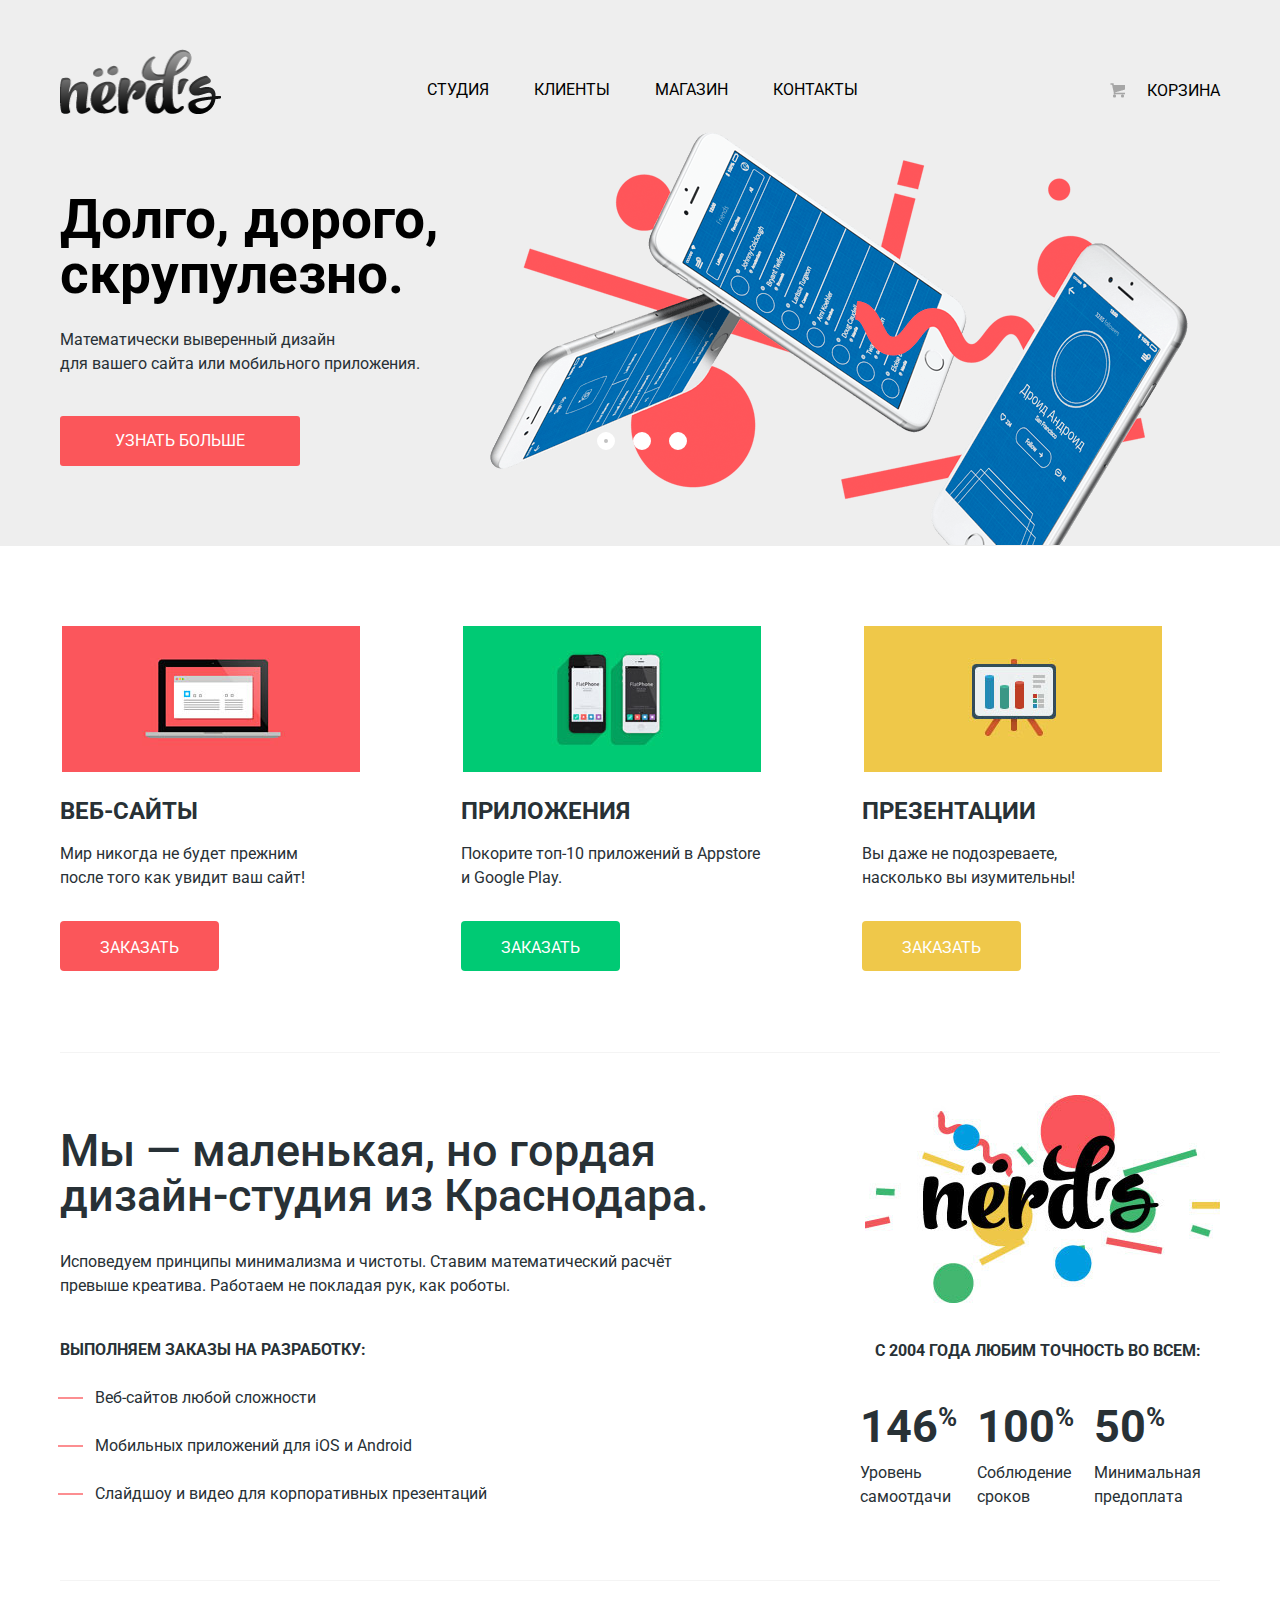
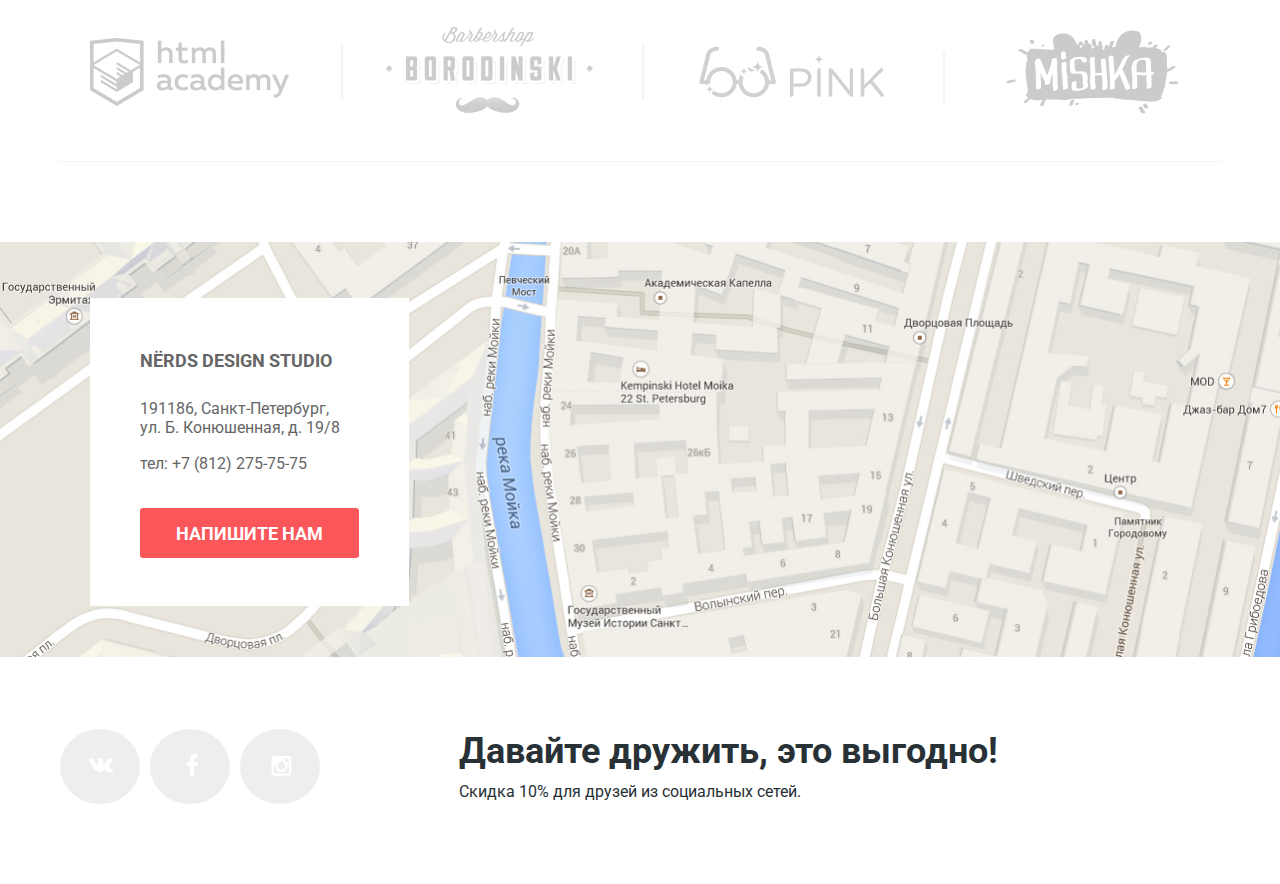
<file: index.html>
<!DOCTYPE html>
<html lang="ru">
<head>
  <meta charset="UTF-8">
  <title>HTML Academy: Нёрдс</title>
  <link href="https://fonts.googleapis.com/css?family=Roboto:400,500,700,900&amp;subset=cyrillic" rel="stylesheet">
  <link href="css/normalize.css" rel="stylesheet">
  <link href="css/style.min.css" rel="stylesheet">
</head>
<body>
  <header class="main-header">
    <div class="container clearfix">
      <nav class="navigation clearfix">
        <div class="logo active">
          <a><img src="img/nerds-logo.png" width="161" height="65" alt="nerds-logo"></a>
        </div>
        <ul class="main-navigation">
          <li><a href="#">Студия</a></li>
          <li><a href="#">Клиенты</a></li>
          <li><a href="catalog.html">Магазин</a></li>
          <li><a href="#">Контакты</a></li>
        </ul>
      </nav>
      <div class="basket"> 
       <a href="basket.html" target="_blank">Корзина</a> 
      </div>
    </div>
    <div class="slider-container">
      <section class="sl">
        <div class="slider">
          <input type="radio" id="btn-1" name="toggle" checked>
          <input type="radio" id="btn-2" name="toggle">
          <input type="radio" id="btn-3" name="toggle">
          <div class="slider-controls">
            <label for="btn-1"></label>
            <label for="btn-2"></label>
            <label for="btn-3"></label>
          </div>
          <div class="slides">
            <div class="slide">
              <div class="slide-text">
                <div class="slide-title">Долго, дорого,
                  скрупулезно.
                </div>
                <p>Математически выверенный дизайн
                     для вашего сайта или мобильного приложения.</p> 
                <a class="btn" href="#">Узнать больше</a> 
              </div>
            </div>
            <div class="slide">
              <div class="slide-text">
                <div class="slide-title">Любим математику,
                   как никто другой
                </div>
                  <p>Никакого креатива, только математические формулы
                   для расчёта идеальных пропорций</p> 
                  <a class="btn" href="#">Узнать больше</a> 
                </div>
              </div>
              <div class="slide">
                <div class="slide-text">
                  <div class="slide-title">Только ночь,
                   только хардкор
                  </div>
                  <p>Работать днем, как все? Мы против этого. 
                  Ближе к полуночи работа только начинается.</p> 
                  <a class="btn" href="#">Узнать больше</a> 
                </div>
              </div>
            </div>
          </div>
        </section>
    </div>
  </header>
  <main class="content">
    <div class="container">
      <section class="features">
        <ul class="features-list">
          <li class="features-list-item sites">
            <h2 class="header-main">Веб-сайты</h2>
            <p>Мир никогда не будет прежним
             после того как увидит ваш сайт!</p> 
             <a href="#" class="features-btn red">Заказать</a> 
          </li>
          <li class="features-list-item apps">
            <h2 class="header-main">Приложения</h2>
            <p>Покорите топ-10 приложений в Appstore и Google Play.</p> 
            <a href="#" class="features-btn green">Заказать</a> 
          </li>
          <li class="features-list-item presentation">
            <h2 class="header-main">Презентации</h2>
            <p>Вы даже не подозреваете,
             насколько вы изумительны!</p> 
            <a href="#" class="features-btn yellow">Заказать</a> 
          </li>
        </ul>
      </section>
      <div class="about clearfix">
        <div class="product-col-left">
          <p>Мы &mdash; маленькая, но гордая дизайн-студия из Краснодара.</p>
          <p>Исповедуем принципы минимализма и чистоты. Ставим математический расчёт
           превыше креатива. Работаем не покладая рук, как роботы.</p> <strong>Выполняем заказы на разработку:</strong>
          <ul>
            <li>Веб-сайтов любой сложности</li>
            <li>Мобильных приложений для iOS и Android</li>
            <li>Слайдшоу и видео для корпоративных презентаций</li>
          </ul>
        </div>
        <div class="product-col-right"> 
          <span>С 2004 года любим точность во всем:</span>
          <ul class="features-col-left">
            <li><b>146<span class="procent">%</span></b> Уровень самоотдачи</li>
            <li><b>100<span class="procent">%</span></b> Соблюдение сроков</li>
            <li><b>50<span class="procent">%</span></b> Минимальная предоплата</li>
          </ul>
        </div>
      </div>
      <section class="partners">
        <ul>
          <li>
            <a href="https://htmlacademy.ru/intensive/htmlcss"><img src="img/htmllogo.png" width="199" height="68" alt="html-academy"></a>
          </li>
          <li>
            <a href="#"><img src="img/borodinskilogo.png" width="209" height="90" alt="borodinski"></a>
          </li>
          <li>
            <a href="#"><img src="img/pinklogo.png" width="185" height="52" alt="pink"></a>
          </li>
          <li>
            <a href="#"><img src="img/mishkalogo.png" width="173" height="84" alt="mishka"></a>
          </li>
        </ul>
      </section>
    </div>
  </main>
  <div class="map">
    <iframe src="https://www.google.com/maps/embed?pb=!1m18!1m12!1m3!1d2826.4497416011177!2d30.31952940151029!3d59.93874980398695!2m3!1f0!2f0!3f0!3m2!1i1024!2i768!4f13.1!3m3!1m2!1s0x4696310fca5ba729%3A0xea9c53d4493c879f!2z0JHQvtC70YzRiNCw0Y8g0JrQvtC90Y7RiNC10L3QvdCw0Y8g0YPQuy4sIDE5LCDQodCw0L3QutGCLdCf0LXRgtC10YDQsdGD0YDQsywgMTkxMTg2!5e0!3m2!1sru!2sru!4v1494600754392" allowfullscreen></iframe>
    <div class="write">
      <p class="write-header">Nёrds design studio</p>
      <p class="address">191186, Санкт-Петербург, 
      ул. Б. Конюшенная, д. 19/8 </p>
      <p class="phone">тел: +7 (812) 275-75-75</p>
      <div class="map-btn"> 
        <a href="write-us.html" id="open-modal" target="_blank">Напишите нам</a> 
      </div>
    </div>
    <div class="modal" id="modal">
      <form name="write-us" action="?" method="post" id="modal-form">
        <a href="#" id="close-modal" class="close-modal">Закрыть</a>
        <h3>Напишите нам</h3>
        <div class="half-width">
          <div class="flex-el">
            <label for="name">Ваше имя</label>
            <input type="text" class="modal-placeholder" name="name" id="name" placeholder="Представьтесь, пожалуйста"> 
          </div>
          <div class="flex-el">
            <label for="email">Ваш e-mail:</label>
            <input type="email" class="modal-placeholder" name="email" id="email" placeholder="Для отправки ответа"> 
          </div>
        </div>
        <label for="text">Текст письма:</label>
        <textarea name="text" id="text" rows="10" placeholder="В свободной форме"></textarea>
        <input type="submit" class="btn" value="Отправить"> 
      </form>
    </div>
  </div>
  <footer>
    <div class="container clearfix">
      <ul class="social-item">
        <li> <a href="#" title="vk.com" class="social-item-list vk">Вконтакте</a> </li>
        <li> <a href="#" title="facebook.com" class="social-item-list fb">Фейсбук</a> </li>
        <li> <a href="#" title="instagram.com" class="social-item-list inst">Инстаграм</a> </li>
      </ul>
      <div class="friends"> 
        <strong>Давайте дружить, это выгодно!</strong>
        <p>Скидка 10% для друзей из социальных сетей.</p>
      </div>
    </div>
  </footer>

<script src="js/script.min.js"></script>
</body>
</html>
</file>
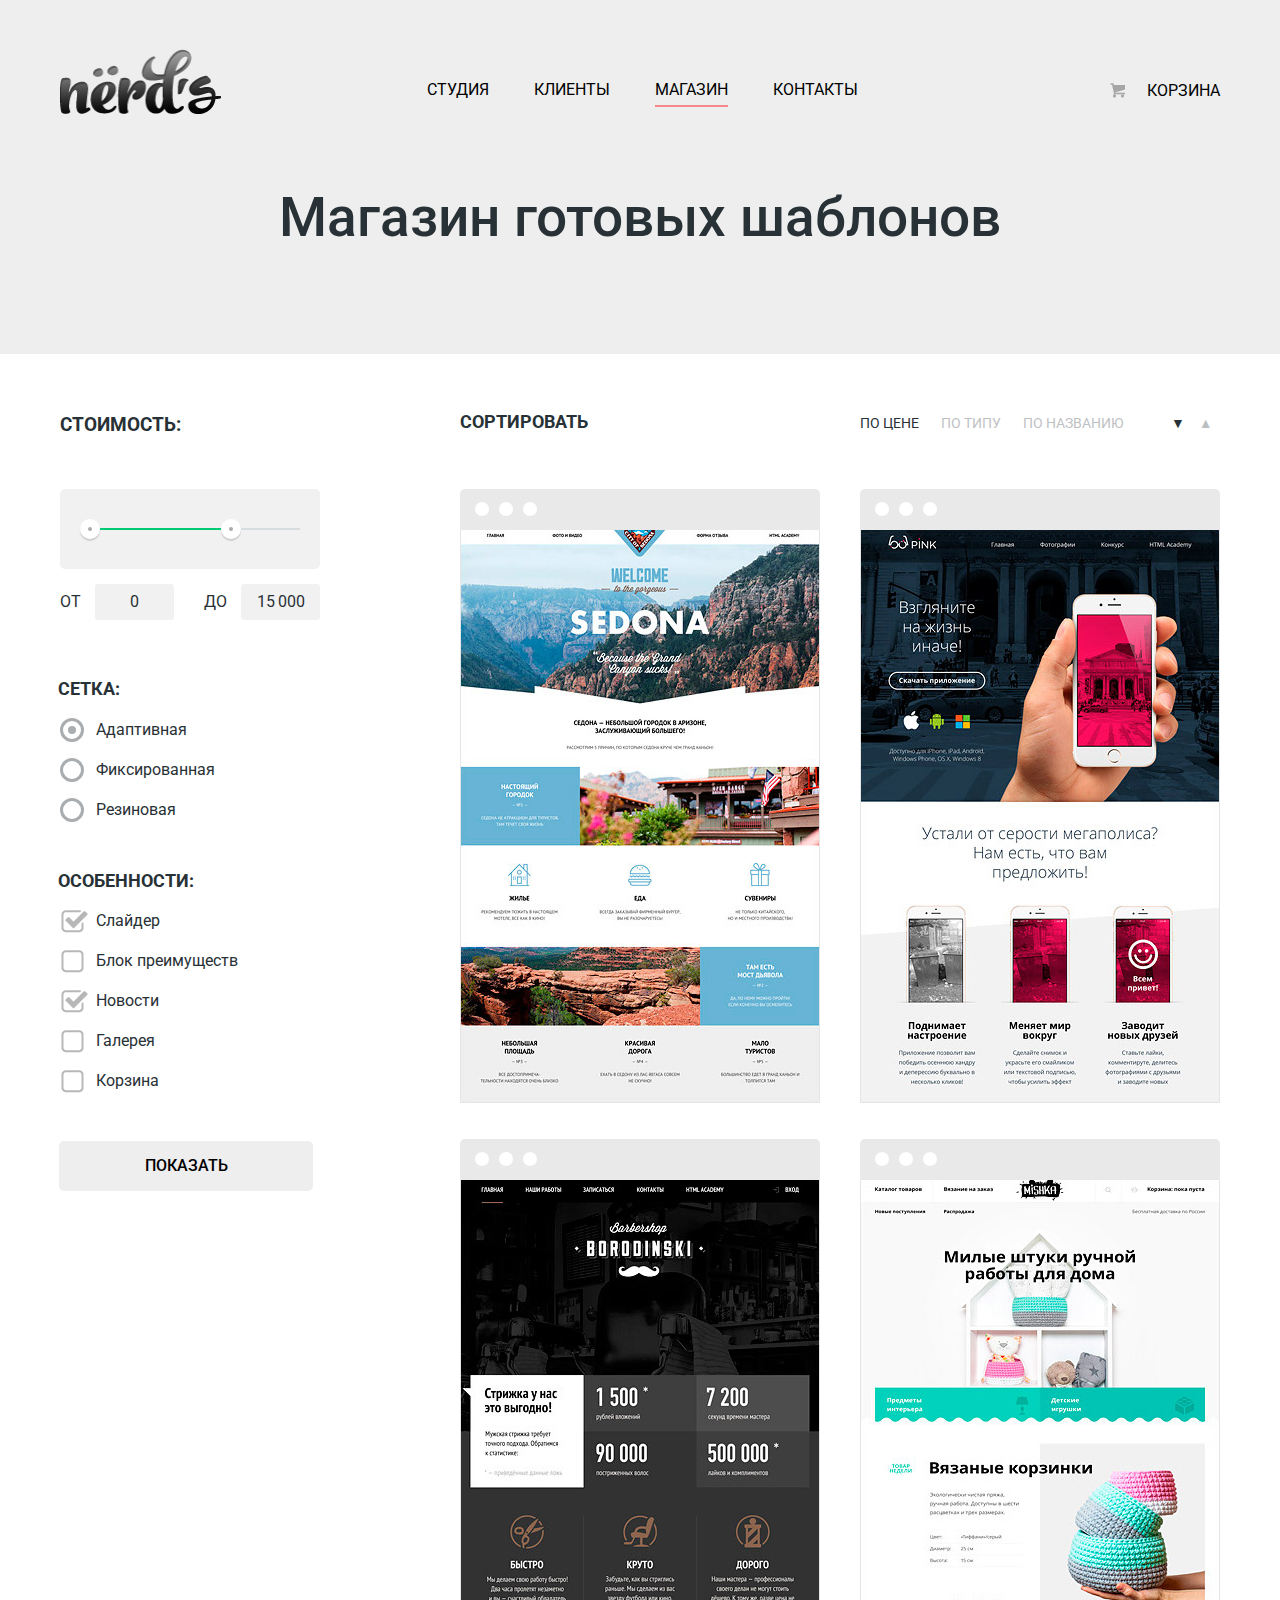
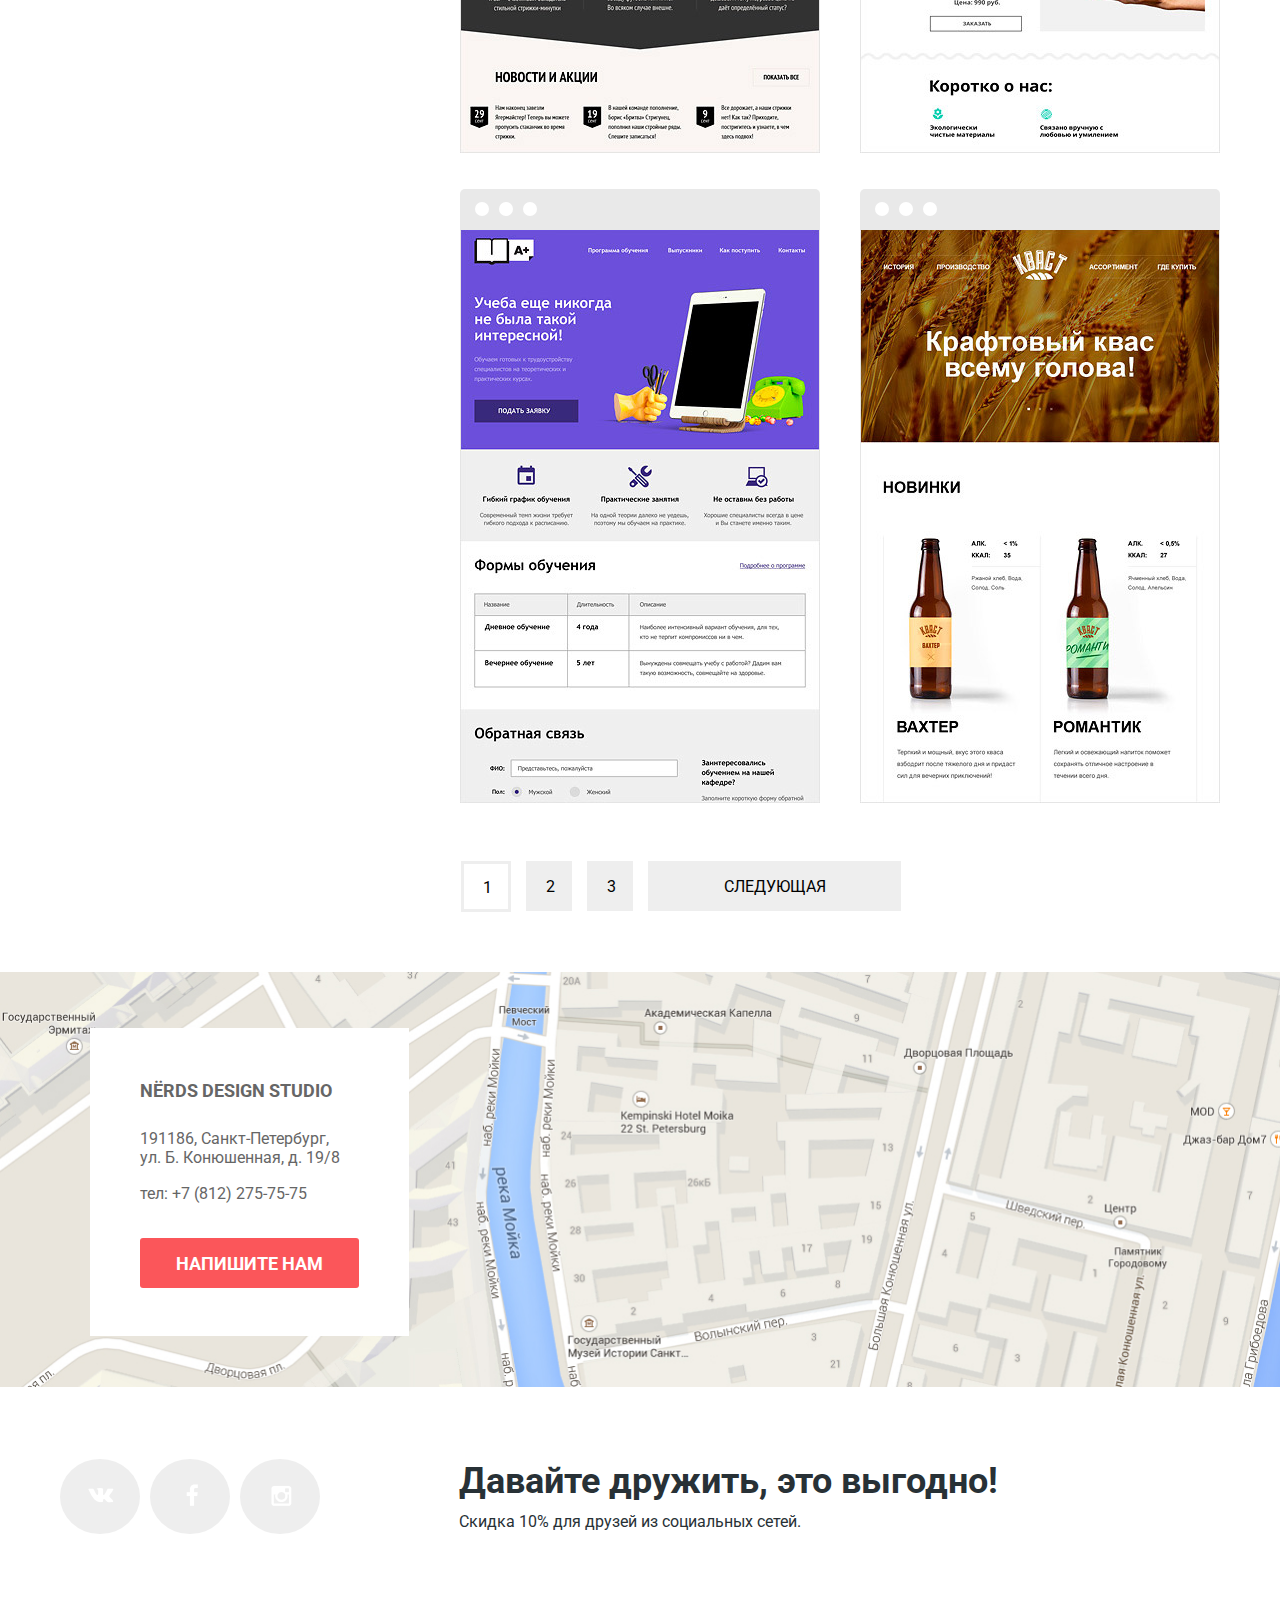
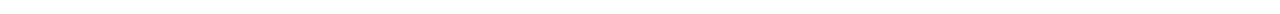
<file: catalog.html>
<!DOCTYPE html>
<html lang="ru">
<head>
  <meta charset="UTF-8">
  <title>HTML Academy: Нёрдс</title>
  <link href="https://fonts.googleapis.com/css?family=Roboto:400,500,700,900&amp;subset=cyrillic" rel="stylesheet">
  <link href="css/normalize.css" rel="stylesheet">
  <link href="css/style.min.css" rel="stylesheet">
</head>
<body>
  <header class="main-header">
    <div class="container clearfix">
      <nav class="navigation clearfix">
        <div class="logo">
          <a href="index.html"><img src="img/nerds-logo.png" width="161" height="65" alt="nerds-logo"></a>
        </div>
        <ul class="main-navigation">
          <li><a href="#">Студия</a></li>
          <li><a href="#">Клиенты</a></li>
          <li><a class="active-nav">Магазин</a></li>
          <li><a href="#">Контакты</a></li>
        </ul>
      </nav>
      <div class="basket"> <a href="basket.html" target="_blank">Корзина</a> 
    </div>
    </div>
    <div class="header-catalog">
      <h1>Магазин готовых шаблонов</h1> 
    </div>
  </header>
  <main class="content-catalog">
    <div class="container clearfix"> 
    <b class="price">Стоимость:</b>
      <aside class="filters">
        <form name="filter-form-group" action="?" method="get">
          <div class="range-filter">
            <div class="range-controls">
              <div class="scale">
                <div class="bar" style="width: 66%">
                </div>
              </div>
              <div class="toggle toggle-min">
              </div>
              <div class="toggle toggle-max">
              </div>
            </div>
            <div class="price-controls">
              <label class="min-price">от
                <input name="min-price" type="text" value="0">
              </label>
              <label class="max-price">до
                <input name="max-price" type="text" value="15&thinsp;000">
              </label>
            </div>
          </div>
          <fieldset class="filter-form-group filter-type">
            <legend class="legend-one">Сетка:</legend>
            <input type="radio" value="responsive" id="responsive" name="grid" checked>
            <label for="responsive">Адаптивная</label>
            <input type="radio" value="fix" id="fix" name="grid">
            <label for="fix">Фиксированная</label>
            <input type="radio" id="flex" value="flex" name="grid">
            <label for="flex">Резиновая</label>
          </fieldset>
          <fieldset class="filter-form-group filter-features">
            <legend class="legeng-two">Особенности:</legend>
            <input type="checkbox" id="slider" name="features" checked="">
            <label for="slider">Слайдер</label>
            <input type="checkbox" id="features-block" name="features">
            <label for="features-block">Блок преимуществ</label>
            <input type="checkbox" id="news" name="features" checked>
            <label for="news">Новости</label>
            <input type="checkbox" id="gallery" name="features">
            <label for="gallery">Галерея</label>
            <input type="checkbox" id="basket" name="features">
            <label for="basket">Корзина</label>
            <input type="submit" value="Показать" class="btn-form"> 
          </fieldset>
        </form>
      </aside>
      <div class="clearfix right-col">
      <b class="sort">Сортировать</b>
        <div class="sort-wrapper">
          <ul class="sort-list">
            <li class="sort-list-item active-li"><a href="#">По цене</a></li>
            <li class="sort-list-item"><a href="#">По типу</a></li>
            <li class="sort-list-item"><a href="#">По названию</a></li>
            <li class="sort-list-item active-li"><a href="#" title="По возрастанию">▼</a></li>
            <li class="sort-list-item"><a href="#" title="По убыванию">▲</a></li>
          </ul>
        </div>
      </div>
      <section class="assortment">
        <div class="product">
          <article class="product-item"> <img src="img/img-sedona.jpg" width="360" height="576" alt="sedona">
            <div class="card">
              <h3 class="header-assortment"><a href="sedona.html" class="card-btn">Sedona</a></h3>
              <p>Информационный сайт
               для туристов</p> <a href="#" class="price-btn">9&thinsp;900 руб.</a> 
            </div>
          </article>
          <article class="product-item"> <img src="img/pink.jpg" width="360" height="576" alt="pink">
            <div class="card">
              <h3 class="header-assortment"><a href="pink.html" class="card-btn">Pink</a></h3>
              <p>Продуктовый лендинг приложения для iOS и Android</p> <a href="#" class="price-btn">7&thinsp;970 руб.</a> 
            </div>
          </article>
          <article class="product-item"> <img src="img/barbershop.jpg" width="360" height="576" alt="barbershop">
            <div class="card">
              <h3 class="header-assortment"><a href="borodinski.html" class="card-btn">Borodinski</a></h3>
              <p>Салон красоты. Для мужчин, да.</p> <a href="#" class="price-btn">8&thinsp;200 руб.</a> 
            </div>
          </article>
          <article class="product-item"> <img src="img/mishka.jpg" width="360" height="576" alt="mishka">
            <div class="card">
              <h3 class="header-assortment"><a href="mishka.html" class="card-btn">Mishka</a></h3>
              <p>Интернет-магазин вязаных товаров</p> <a href="#" class="price-btn">6&thinsp;900 руб.</a> 
            </div>
          </article>
          <article class="product-item"> <img src="img/aplus.jpg" width="360" height="576" alt="a+">
            <div class="card">
              <h3 class="header-assortment"><a href="a-plus.html" class="card-btn">A+</a></h3>
              <p>Лендинг курсов повышения квалификации</p> <a href="#" class="price-btn">9&thinsp;900 руб.</a> 
            </div>
          </article>
          <article class="product-item"> <img src="img/kvast.jpg" width="360" height="576" alt="kvast">
            <div class="card">
              <h3 class="header-assortment"><a href="kvast.html" class="card-btn">Kvast</a></h3>
              <p>Промо-сайт производителя крафтового кваса</p> <a href="#" class="price-btn">8&thinsp;900 руб.</a> 
            </div>
          </article>
        </div>
        <nav class="pagination-catalog">
          <ul>
            <li> <a class="active">1</a></li>
            <li> <a href="#">2</a></li>
            <li> <a href="#">3</a></li>
            <li> <a href="#" class="next">Следующая</a></li>
          </ul>
        </nav>
      </section>
    </div>
  </main>
  <div class="map">
    <iframe src="https://www.google.com/maps/embed?pb=!1m18!1m12!1m3!1d2826.4497416011177!2d30.31952940151029!3d59.93874980398695!2m3!1f0!2f0!3f0!3m2!1i1024!2i768!4f13.1!3m3!1m2!1s0x4696310fca5ba729%3A0xea9c53d4493c879f!2z0JHQvtC70YzRiNCw0Y8g0JrQvtC90Y7RiNC10L3QvdCw0Y8g0YPQuy4sIDE5LCDQodCw0L3QutGCLdCf0LXRgtC10YDQsdGD0YDQsywgMTkxMTg2!5e0!3m2!1sru!2sru!4v1494600754392" allowfullscreen></iframe>
    <div class="write">
      <p class="write-header">Nёrds design studio</p>
      <p class="address">191186, Санкт-Петербург, 
      ул. Б. Конюшенная, д. 19/8 </p>
      <p class="phone">тел: +7 (812) 275-75-75</p>
      <div class="map-btn"> <a href="write-us.html" id="open-modal" target="_blank">Напишите нам</a> 
    </div>
    </div>
    <div class="modal" id="modal">
      <form name="write-us" action="?" method="post" id="modal-form">
        <a href="#" id="close-modal" class="close-modal">Закрыть</a>
        <h3>Напишите нам</h3>
        <div class="half-width">
          <div class="flex-el">
            <label for="name">Ваше имя</label>
            <input type="text" class="modal-placeholder" name="name" id="name" placeholder="Представьтесь, пожалуйста"> 
          </div>
          <div class="flex-el">
            <label for="email">Ваш e-mail:</label>
            <input type="email" class="modal-placeholder" name="email" id="email" placeholder="Для отправки ответа"> 
          </div>
        </div>
        <label for="text">Текст письма:</label>
        <textarea name="text" id="text" rows="10" placeholder="В свободной форме"></textarea>
        <input type="submit" class="btn" value="Отправить"> 
      </form>
    </div>
  </div>
  <footer>
    <div class="container clearfix">
      <ul class="social-item">
        <li> <a href="#" title="vk.com" class="social-item-list vk">Вконтакте</a> </li>
        <li> <a href="#" title="facebook.com" class="social-item-list fb">Фейсбук</a> </li>
        <li> <a href="#" title="instagram.com" class="social-item-list inst">Инстаграм</a> </li>
      </ul>
      <div class="friends"> <strong>Давайте дружить, это выгодно!</strong>
        <p>Скидка 10% для друзей из социальных сетей.</p>
      </div>
    </div>
  </footer>

<script src="js/script.min.js"></script>
</body>
</html>
</file>
<file: css/style.min.css>
@charset "UTF-8";body{font-size:16px;line-height:1.5;font-family:"Roboto","Arial",sans-serif;color:#283136;padding:0;margin:0;min-width:1200px}img{max-width:100%;height:auto}.header-main{font-size:24px;line-height:1.25em}.header-assortment{font-size:18px;line-height:1.6em}.header-basket,.header-catalog h1{font-size:55px;line-height:55px}.container{width:1160px;margin:0 auto;padding:0 20px}.clearfix::after{content:"";display:table;clear:both}.header-catalog h1{text-align:center;padding:37px 0 109px;font-weight:500}.main-header{background-color:#eee;padding-top:27px;margin-bottom:7px}.logo{width:180px;float:left;height:67px}.logo:not(.active):hover{opacity:.8}.logo:not(.active):active{opacity:.3}.main-navigation{width:800px;float:left;text-align:center;padding:0;margin:0 25px;font-size:0;list-style:none;text-transform:uppercase}.main-navigation li{display:inline-block;margin-right:45px;vertical-align:top}.basket a,.main-navigation a{text-decoration:none;color:#000;line-height:30px;vertical-align:top;padding-top:26px;font-size:16px;display:block}.main-navigation a:hover{color:#fb565a}.main-navigation a:active{opacity:.3;color:#000}.basket{float:right;position:relative}.active-nav{border-bottom:2px solid #f7898b;pointer-events:none}.basket a{padding-top:49px;position:relative;text-transform:uppercase;padding-left:45px}.basket::before{content:"";width:21px;height:15px;background-color:#eee;background-image:url(../img/sprite.png);position:absolute;top:56px;left:5px;background-position:-7px -10px}.basket a:hover{color:#fb565a}.basket a:active{opacity:.3;color:#000}.navigation{float:left;padding-top:22px}.sl{background-color:#eee;width:1160px;position:relative;margin:0 auto}.slider input[type=radio]{position:absolute;opacity:0;display:none}.slider-controls{position:absolute;bottom:45px;left:50%;width:200px;height:64px;margin-left:-98px;text-align:center;z-index:1000}.slider-controls label{display:inline-block;width:4px;height:4px;margin:-5px 7px;background:#fff;border:7px solid #fff;vertical-align:top;border-radius:50%;cursor:pointer}#btn-1:checked~.slider-controls label[for=btn-1],#btn-2:checked~.slider-controls label[for=btn-2],#btn-3:checked~.slider-controls label[for=btn-3]{background:#c1c1c1}.slide{min-height:430px}.slide-text{color:#283136;padding-top:80px}.slide-title{margin-top:-4px;font-size:55px;font-weight:700;line-height:55px;color:#000;margin-bottom:26px;white-space:pre-line}.slide-text p{font-size:16px;line-height:24px;margin-bottom:40px;white-space:pre-line}.slide .btn{display:block;width:240px;padding:16px 0;font-size:16px;line-height:18px;color:#fff;text-transform:uppercase;text-align:center;text-decoration:none;background:#fb565a;border-radius:3px;font-family:"Roboto","Arial",sans-serif}.slide .btn:hover{background-color:#e74246}.slide .btn:active{background-color:#d7373b;border-top:2px solid #c13135;color:#df5f62;padding-top:13px;padding-bottom:17px}.slide:nth-child(1){background-image:url(../img/slide1.png);background-repeat:no-repeat;background-position:93% 16px}.slide:nth-child(2),.slide:nth-child(3){background-image:url(../img/slide2.png);background-repeat:no-repeat;background-position:94% 15px}.slide:nth-child(3){background-image:url(../img/slide3.png);background-position:94% 18px}.slide{display:none}#btn-1:checked~.slides .slide:nth-child(1),#btn-2:checked~.slides .slide:nth-child(2),#btn-3:checked~.slides .slide:nth-child(3){display:block}.slider-container{background-color:#eee}.content{background-color:#fff}.price{float:left;text-transform:uppercase;width:0;font-size:19px}.features-list-item{position:relative}.sort{text-transform:uppercase;margin-top:-3px}.features-list-item{display:inline-block;width:300px;margin-right:97px;vertical-align:top;padding-top:208px}.features-list{border-bottom:1px solid #f4f4f4;padding:0 0 81px}.apps,.presentation,.sites{background-image:url(../img/illustration-1.jpg);background-repeat:no-repeat;background-color:#fff;background-position:2px 64px}.apps,.presentation{background-image:url(../img/illustration-2.jpg)}.presentation{background-image:url(../img/illustration-3.jpg)}.green,.red,.yellow{display:inline-block;text-decoration:none;color:#fff;background-color:#fb565a;text-align:center;vertical-align:middle;text-transform:uppercase;padding:15px 40px 11px;border-radius:4px}.red:hover{background-color:#e74246}.red:active{background-color:#d7373b;border-top:2px solid #c13135;color:#df5f62;padding:14px 40px 10px}.green,.yellow{background-color:#00ca74}.green:hover{background-color:#00bc6c}.green:active{background-color:#00aa62;border-top:2px solid #009958;color:#45c18c;padding:14px 40px 10px}.yellow{background-color:#efc84a}.yellow:hover{background-color:#eab534}.yellow:active{background-color:#e5a722;border-top:2px solid #ce961f;color:#ecbd5a;padding:14px 40px 10px}.features-list-item p{white-space:pre-line;padding-bottom:15px}.features-list-item:last-child{margin:0}.features-list-item h2{margin-top:26px;margin-bottom:0;text-transform:uppercase}.product-col-left{float:left;width:700px;margin-right:60px;white-space:pre-line}.product-col-left p:first-child{font-size:45px;line-height:45px;font-weight:500;padding-top:35px;margin-top:0;margin-bottom:-8px}.product-col-right{float:right;width:355px;padding-top:270px;background-image:url(../img/nerds-illustration.jpg);background-repeat:no-repeat;background-color:#fff;background-position:-4px 26px}.product-col-left span,.product-col-left strong{text-transform:uppercase;display:inline-block;margin-top:24px;vertical-align:middle}.product-col-left ul{margin:0;list-style-type:none}.product-col-left li{position:relative;margin-left:-5px}.product-col-left li::before{content:"";height:2px;width:25px;background-color:#fc8e91;position:absolute;top:11px;left:-37px}.product-col-right ul{list-style-type:none;padding:30px 0 0;margin:0 0 0 -5px}.product-col-left span{margin-left:58px;font-weight:700;margin-top:63px}.features-col-left li{display:inline-block;vertical-align:middle;width:113px;white-space:pre-line}.features-col-left li:last-child{width:107px}.product-col-right span{text-transform:uppercase;font-weight:700;font-size:16px;margin-left:10px}.product-col-right .procent{vertical-align:super;font-weight:700;margin-left:0;font-size:26px}.features-col-left b{font-size:45px}.about{border-bottom:1px solid #f4f4f4;margin-bottom:46px;padding-bottom:26px}.partners ul{padding:0;margin:0;text-align:center}.partners li{display:inline-block;margin-right:17px;vertical-align:middle;position:relative}.partners li:last-child{width:260px;margin:0}.partners li:first-child{margin-left:-18px}.partners a{display:block;width:280px;opacity:.2}.partners a:hover{opacity:1}.partners a:active{opacity:.1}.partners{margin-bottom:80px;border-bottom:1px solid #f4f4f4;padding-bottom:37px}.partners li::before{content:"";width:2px;height:55px;position:absolute;right:-13px;top:6px;background-color:#f4f4f4}.partners li:nth-child(2)::before{top:18px}.partners li:last-child::before{background-color:#fff}.map img{width:100%}.write{width:319px;position:absolute;background-color:#fff;left:7%;top:56px;box-sizing:border-box;padding:35px 50px 48px;color:#666}.write-header{text-transform:uppercase;font-weight:700;font-size:18px;padding-bottom:10px;line-height:20px}.address{white-space:pre-line;line-height:19px;font-size:16px;padding-bottom:6px}.phone{margin-top:-7px;margin-bottom:32px}.map-btn a{display:block;text-decoration:none;color:#fff;font-weight:700;background-color:#fb565a;min-height:34px;text-align:center;padding-top:16px;line-height:1.125;text-transform:uppercase;outline:0;margin-top:30px;border-radius:3px;font-size:18px}.map-btn:hover a{background-color:#e74246}.map-btn a:active{background-color:#d7373b;border-top:3px solid #c13135;padding-top:13px}.map,.map iframe{width:100%;height:415px}.map{margin-bottom:72px;background-image:url(../img/map.jpg);background-color:#eae8e0;background-repeat:no-repeat;margin-top:60px;position:relative;background-size:cover}.map iframe{border:0}.social-item li{display:inline-block;vertical-align:top;font-size:0;margin-right:10px}.social-item{width:280px;font-size:0;padding:0;float:left;margin-bottom:80px}.social-item-list{text-decoration:none;width:80px;height:75px;border-radius:50%;background-color:#e1e1e1;display:block}.friends{width:560px;float:left;margin-left:119px}.friends strong{font-size:36px;line-height:45px;font-weight:700}.friends p{margin-top:6px}.social-item-list:nth-child(2){margin-right:11px}.fb,.inst,.vk{background-image:url(../img/icons/vk.png);background-position:28px 29px;background-repeat:no-repeat;background-color:#eee}.fb,.inst{background-image:url(../img/icons/fb-icon.png);background-position:36px 25px}.inst{background-image:url(../img/icons/inst-icon.png);background-position:31px 26px}.social-item-list:hover{background-color:#e74246}.fb:active,.inst:active,.vk:active{background-color:#d7373b;background-image:url(../img/icons/vk-icon.png);background-position:28px 26px;background-repeat:no-repeat;border-top:3px solid #c43236;height:72px}.fb:active,.inst:active{background-image:url(../img/icons/fb-icon-2.png);background-position:36px 22px}.inst:active{background-image:url(../img/icons/insta-icon-2.png);background-position:31px 23px}.modal{display:none;font-family:"Roboto","Arial",sans-serif;width:960px;padding:73px 100px 85px;color:#444;right:0;bottom:-400px;left:0;margin:0 auto;box-sizing:border-box;background-color:#fff;box-shadow:0 20px 40px rgba(0,1,1,.75);z-index:1001;position:absolute}.modal h3{font-size:45px;font-weight:700;margin-bottom:50px;width:760px;display:block;margin-top:0}.half-width{display:flex;flex-direction:row;width:760px;justify-content:space-between}.half-width .modal-placeholder{width:360px;margin-top:13px;padding:16px 14px 14px;margin-bottom:37px;border:2px solid #e4e8e9;box-sizing:border-box;outline:0}.modal .modal-placeholder:hover,.modal textarea:hover{border:2px solid #cdd0d2}.modal .modal-placeholder:focus,.modal textarea:focus{border:2px solid #000}.modal .modal-placeholder:invalid{border:2px solid #ef8184}.flex-el{display:flex;flex-direction:column;width:360px}.modal textarea{margin-top:13px;margin-bottom:47px;padding:16px 14px 14px;resize:none;width:100%;box-sizing:border-box;outline:0;border:2px solid #e4e8e9}.modal .btn{color:#fff;background-color:#fb565a;width:260px;font-family:"Roboto","Arial",sans-serif;padding:19px 84px 18px 82px;text-transform:uppercase;font-size:16px;border:0}.modal .btn:hover{background-color:#e74246}.modal .btn:active{background-color:#d7373b;border-top:3px solid #c13135;padding-top:16px}.filter-type label:hover::before,.modal .close-modal:hover{opacity:1}.modal .close-modal:active{opacity:.1}.modal .close-modal{display:block;text-decoration:none;font-size:0;position:absolute;width:25px;height:25px;background-color:none;background-position:86px -343px;background-image:url(../img/sprite.png);top:78px;right:90px;opacity:.3}.filter-form-group input,.modal input,.modal textarea{font-family:"Roboto","Arial",sans-serif}@keyframes showmodal{0%{opacity:0}to{opacity:1;bottom:-100px}}.show-modal{display:block;animation:showmodal .5s ease 0s 1 normal forwards}.header-catalog{margin:auto auto 57px}.filter-form-group input{display:none}.filter-form-group fieldset{padding:0}.filter-form-group label{display:block;padding-bottom:18px;text-transform:none;font-size:16px;line-height:22px;padding-left:22px;position:relative}.filter-form-group legend{box-sizing:border-box;color:inherit;display:table;max-width:100%;text-transform:uppercase;font-size:18px;line-height:30px;font-weight:700}.filters{float:left;width:260px;margin-top:78px}.filter-form-group{border:0;position:relative}.filters form,.range-filter{width:260px}.range-controls{position:relative;height:41px;padding-top:39px;padding-right:20px;padding-left:20px;margin-bottom:15px;border-radius:5px;background:#f1f1f1}.range-controls .scale{height:2px;background:#d7dcde}.range-controls .bar{height:2px;background:#00ca74;width:60%}.range-controls .toggle{position:absolute;top:30px;left:0;width:4px;height:4px;cursor:pointer;border:8px solid #fff;border-radius:50%;background:#ababab;box-shadow:0 2px 1px 0 #cfcfcf}.range-controls .toggle-min{left:20px}.range-controls .toggle-max{left:161px}.pagination-catalog ul,.price-controls{font-size:0}.price-controls label{font-size:16px;display:inline-block;width:50%;text-transform:uppercase;vertical-align:middle}.max-price{text-align:right}.price-controls input{font-family:"Roboto","Arial",sans-serif;font-size:16px;width:57px;margin-left:10px;padding:9px 11px;text-align:center;color:#283136;border:0;border-radius:3px;background:#f1f1f1;text-transform:uppercase}.legend-one{padding-top:54px;padding-bottom:9px;margin-left:-16px}.filter-type label::before{content:"";height:18px;width:18px;border:3px solid #283136;position:absolute;border-radius:50%;left:-14px;top:-1px;opacity:.4}.filter-type input:checked+label::after,.filter-type input:checked:hover+label::after{content:"";height:8px;width:8px;background-color:#283136;border-radius:50%;left:-6px;top:7px;z-index:1000;position:absolute;opacity:.4}.filter-type input:checked:hover+label::after{opacity:1}.filter-type input:disabled+label::after{content:"";height:8px;width:8px;background-color:#283136;border-radius:50%;left:-6px;top:7px;z-index:1000;position:absolute;opacity:.1;pointer-events:none}.filter-type input:disabled+label{opacity:.1;pointer-events:none}.filter-features legend{font-size:18px;line-height:30px;padding-top:17px;margin-left:-16px;margin-bottom:9px;font-weight:700}.filter-features label::before{content:"";height:27px;width:27px;background-image:url(../img/sprite.png);background-position:-10px -131px;background-color:#fff;position:absolute;left:-13px;border-radius:3px;top:0;opacity:.4}.legend-two{padding-top:23px;margin-left:-12px;padding-bottom:12px;font-weight:700}.filter-features input:checked+label::before{background-position:-10px -303px}.filter-features label:hover::before{opacity:1}.filter-features input:disabled+label{opacity:.1;pointer-events:none}input.btn-form{display:block;border:0;text-transform:uppercase;font-weight:500;margin-left:-15px;margin-top:31px;padding:16px 85px 15px 86px;border-radius:5px;background-color:#eee;outline:0;font-family:"Roboto","Arial",sans-serif}input.btn-form:hover{background-color:#dfdfdf}input.btn-form:active{background-color:#d5d5d5;border-top:3px solid #bfbfbf;color:#bfbfbf;padding:13px 85px 15px 86px}.right-col{width:760px;float:right}.right-col b{float:left;width:140px;font-size:18px}.sort-wrapper{float:right;width:360px}.sort-list{width:363px;font-size:0;margin:0;padding:0}.sort-list li{display:inline-block;vertical-align:middle;font-size:14px;line-height:24px;margin-right:22px;text-transform:uppercase;opacity:.3}.sort-list-item:hover{opacity:.6}.sort-list-item:active,.sort-wrapper .active-li{opacity:1}.sort-list li:nth-last-child(2){margin-left:25px;margin-right:14px}.sort-list li:last-child{margin:0}.sort-list a{text-decoration:none;color:inherit}.product-item:nth-of-type(2n){margin-right:0}.product-item{width:360px;display:inline-block;margin-right:40px;vertical-align:top;position:relative;margin-bottom:36px;border-radius:5px;padding-top:38px}.product-item:hover{box-shadow:0 0 27px 5px #e1dedb}.product-item::before{content:"";background-color:#e9e9e9;height:41px;position:absolute;left:0;right:0;top:0;border-top-right-radius:5px;border-top-left-radius:5px}.product-item:hover::before{background-color:#4d4d4d}.product-item::after{content:"";background-color:#fff;width:14px;height:14px;border-radius:50%;position:absolute;left:39px;top:13px;z-index:1000;box-shadow:-24px 0 0 0 #fff,24px 0 0 0 #fff}.assortment{width:760px;float:right;margin-top:54px;font-size:0}.product-item .card{display:none}.product-item:hover .card{display:block}.assortment p,.card h3{white-space:pre-line}.card{font-size:16px;line-height:18px;background-color:#eee;position:absolute;bottom:0;overflow:auto;max-height:calc(100% - 41px);padding-bottom:45px}.card-btn{color:#000;text-decoration:none}.card h3{font-size:18px;padding-top:13px;line-height:23px;text-transform:uppercase;text-align:center}.card p{text-align:center;color:#666;margin-bottom:29px;padding-left:10px;padding-right:10px}.pagination-catalog a,.price-btn{text-decoration:none;text-transform:uppercase;display:block}.price-btn{width:200px;background-color:#fb565a;min-height:33px;text-align:center;padding-top:18px;margin-left:80px;margin-right:80px;outline:0;border-radius:3px;color:#fff}.price-btn:hover{background-color:#e74246}.price-btn:active{background-color:#d7373b;border-top:3px solid #c13135;padding-top:16px}.pagination-catalog li{vertical-align:middle;margin-top:-12px;background-color:#eee;margin-right:15px;display:inline-block}.pagination-catalog a{color:#000;font-size:16px;line-height:18px;border:3px solid #eee;padding:14px 14px 12px 17px}.pagination-catalog .next{border:3px solid #eee;padding:14px 72px 12px 73px;font-family:"Roboto","Arial",sans-serif}.pagination-catalog a:not(.active):hover{background-color:#dfdfdf;border-color:#dfdfdf;color:#bfbfbf}.pagination-catalog a:not(.active):active{border-top-right-radius:3px;border-top-left-radius:3px;background-color:#d5d5d5;border-color:#bfbfbf #d5d5d5 #d5d5d5}.pagination-catalog{width:500px;margin-top:34px;margin-left:-39px}.pagination-catalog .active{padding:15px 16px 12px 19px;border:3px solid #eee;background-color:#fff}
</file>
